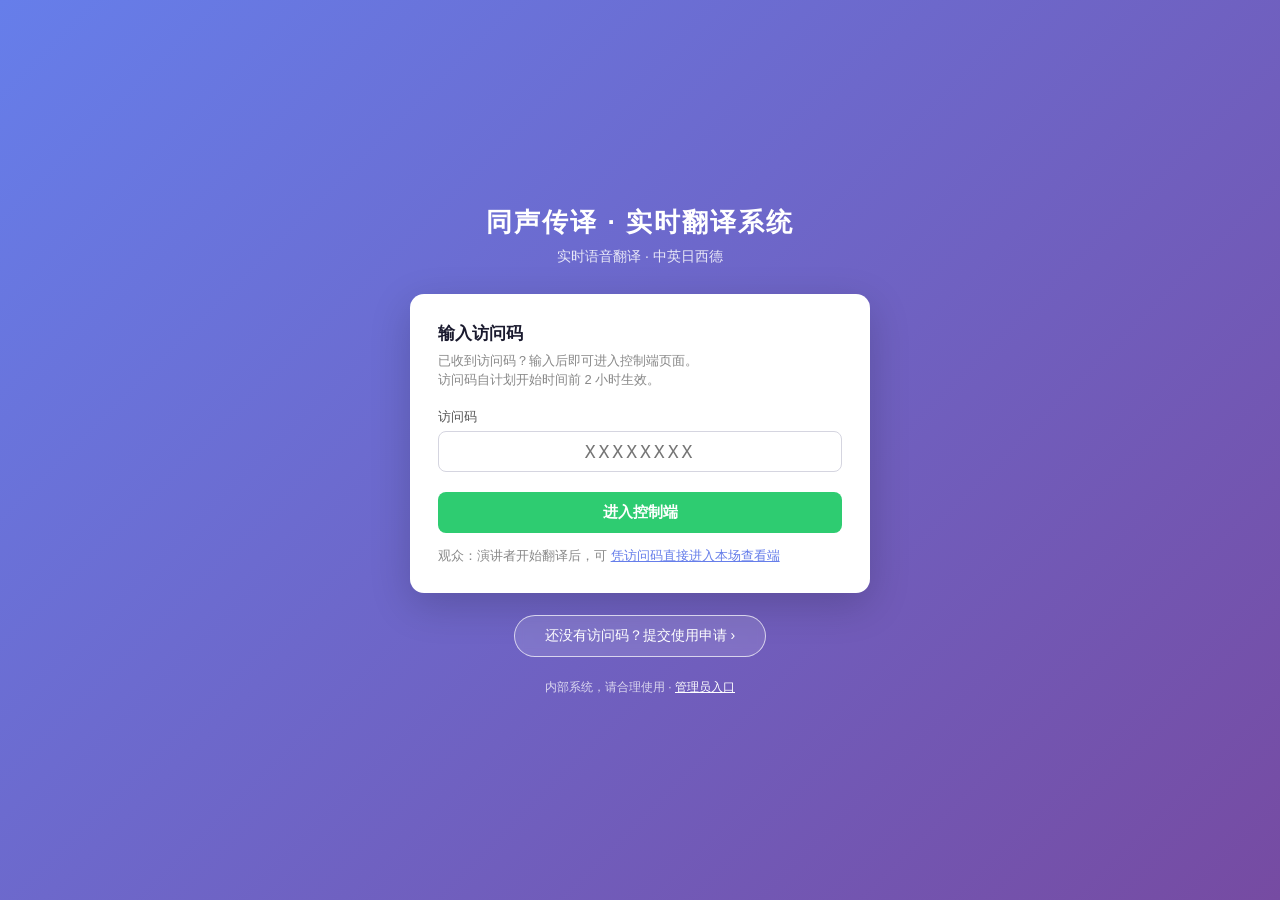
<file: frontend/welcome.html>
<!DOCTYPE html>
<html lang="zh-CN">
<head>
    <meta charset="UTF-8">
    <meta name="viewport" content="width=device-width, initial-scale=1.0">
    <title>同声传译 · 实时翻译</title>
    <style>
        * { margin: 0; padding: 0; box-sizing: border-box; }
        body {
            font-family: -apple-system, BlinkMacSystemFont, "Segoe UI", "PingFang SC", "Microsoft YaHei", sans-serif;
            background: linear-gradient(135deg, #667eea 0%, #764ba2 100%);
            min-height: 100vh; display: flex; align-items: center; justify-content: center; padding: 20px;
        }
        .container { width: 100%; max-width: 880px; }
        .header { text-align: center; color: #fff; margin-bottom: 28px; }
        .header h1 { font-size: 26px; font-weight: 600; letter-spacing: 2px; }
        .header p { margin-top: 8px; opacity: .85; font-size: 14px; }
        .cards { display: grid; grid-template-columns: 1fr 1fr; gap: 20px; }
        .cards.single { grid-template-columns: minmax(0, 460px); justify-content: center; }
        @media (max-width: 720px) { .cards { grid-template-columns: 1fr; } }
        .card {
            background: #fff; border-radius: 14px; padding: 28px;
            box-shadow: 0 12px 40px rgba(0,0,0,.18);
        }
        .card h2 { font-size: 17px; color: #1a1a2e; margin-bottom: 6px; }
        .card .sub { font-size: 13px; color: #888; margin-bottom: 18px; line-height: 1.5; }
        .field { margin-bottom: 14px; }
        .field label { display: block; font-size: 13px; color: #555; margin-bottom: 5px; }
        .field label .req { color: #e74c3c; margin-left: 2px; }
        .field input, .field select {
            width: 100%; padding: 9px 12px; border: 1px solid #d5d5e0; border-radius: 8px;
            font-size: 14px; outline: none; transition: border .15s;
        }
        .field input:focus, .field select:focus { border-color: #667eea; }
        .row { display: grid; grid-template-columns: 1fr 1fr; gap: 12px; }
        .btn {
            width: 100%; padding: 11px; border: none; border-radius: 8px; cursor: pointer;
            font-size: 15px; font-weight: 600; color: #fff; background: #667eea;
            transition: background .15s; margin-top: 6px;
        }
        .btn:hover { background: #5a6fd8; }
        .btn:disabled { background: #b0b0c0; cursor: not-allowed; }
        .btn.secondary { background: #2ecc71; }
        .btn.secondary:hover { background: #27ae60; }
        .msg { margin-top: 12px; font-size: 13px; border-radius: 8px; padding: 10px 12px; display: none; line-height: 1.5; }
        .msg.ok { display: block; background: #e8f8f0; color: #1e8e5a; }
        .msg.err { display: block; background: #fdecea; color: #c0392b; }
        .code-input { text-transform: uppercase; letter-spacing: 3px; font-size: 18px !important; text-align: center; font-family: monospace; }
        .footer { text-align: center; color: rgba(255,255,255,.75); font-size: 12px; margin-top: 22px; }
        .footer a { color: #fff; }
        .apply-toggle {
            display: block; margin: 22px auto 0; padding: 11px 30px; border: 1.5px solid rgba(255,255,255,.7);
            border-radius: 24px; background: rgba(255,255,255,.12); color: #fff; font-size: 14px;
            cursor: pointer; transition: background .15s, border .15s; backdrop-filter: blur(4px);
        }
        .apply-toggle:hover { background: rgba(255,255,255,.22); border-color: #fff; }
        .hidden { display: none !important; }
    </style>
</head>
<body>
    <div class="container">
        <div class="header">
            <h1>同声传译 · 实时翻译系统</h1>
            <p>实时语音翻译 · 中英日西德</p>
        </div>

        <div class="cards single" id="cardsWrap">
            <!-- 申请使用（默认隐藏，点击下方按钮展开） -->
            <div class="card hidden" id="requestCard">
                <h2>申请使用</h2>
                <div class="sub">提交申请后请等待审批，审批通过后访问码会发送到你的邮箱。</div>
                <form id="requestForm">
                    <div class="field">
                        <label>申请人<span class="req">*</span></label>
                        <input type="text" id="applicant" required maxlength="50" placeholder="姓名">
                    </div>
                    <div class="field">
                        <label>邮箱<span class="req">*</span></label>
                        <input type="email" id="email" required maxlength="100" placeholder="name@company.com">
                    </div>
                    <div class="field">
                        <label>部门</label>
                        <input type="text" id="department" maxlength="50" placeholder="所在部门">
                    </div>
                    <div class="field">
                        <label>使用主题</label>
                        <input type="text" id="topic" maxlength="100" placeholder="例如：季度会议同传">
                    </div>
                    <div class="row">
                        <div class="field">
                            <label>使用时间<span class="req">*</span></label>
                            <input type="datetime-local" id="planned_start" required>
                        </div>
                        <div class="field">
                            <label>预计时长<span class="req">*</span></label>
                            <select id="planned_duration_min">
                                <option value="30">30 分钟</option>
                                <option value="60" selected>1 小时</option>
                                <option value="90">1.5 小时</option>
                                <option value="120">2 小时</option>
                                <option value="180">3 小时</option>
                                <option value="240">4 小时</option>
                            </select>
                        </div>
                    </div>
                    <button type="submit" class="btn" id="submitBtn">提交申请</button>
                    <div class="msg" id="requestMsg"></div>
                </form>
            </div>

            <!-- 访问码进入 -->
            <div class="card">
                <h2>输入访问码</h2>
                <div class="sub">已收到访问码？输入后即可进入控制端页面。<br>访问码自计划开始时间前 2 小时生效。</div>
                <form id="verifyForm">
                    <div class="field">
                        <label>访问码</label>
                        <input type="text" id="code" class="code-input" required maxlength="8"
                               placeholder="XXXXXXXX" autocomplete="off">
                    </div>
                    <button type="submit" class="btn secondary" id="verifyBtn">进入控制端</button>
                    <div class="msg" id="verifyMsg"></div>
                </form>
                <div style="margin-top:14px;font-size:13px;color:#888;">
                    观众：演讲者开始翻译后，可
                    <a href="#" onclick="enterViewer();return false;" style="color:#667eea;">凭访问码直接进入本场查看端</a>
                </div>
            </div>
        </div>

        <button class="apply-toggle" id="applyToggle">还没有访问码？提交使用申请 ›</button>

        <div class="footer">内部系统，请合理使用 · <a href="/admin">管理员入口</a></div>
    </div>

<script src="welcome.js?v=20260924"></script>
</body>
</html>
</file>
